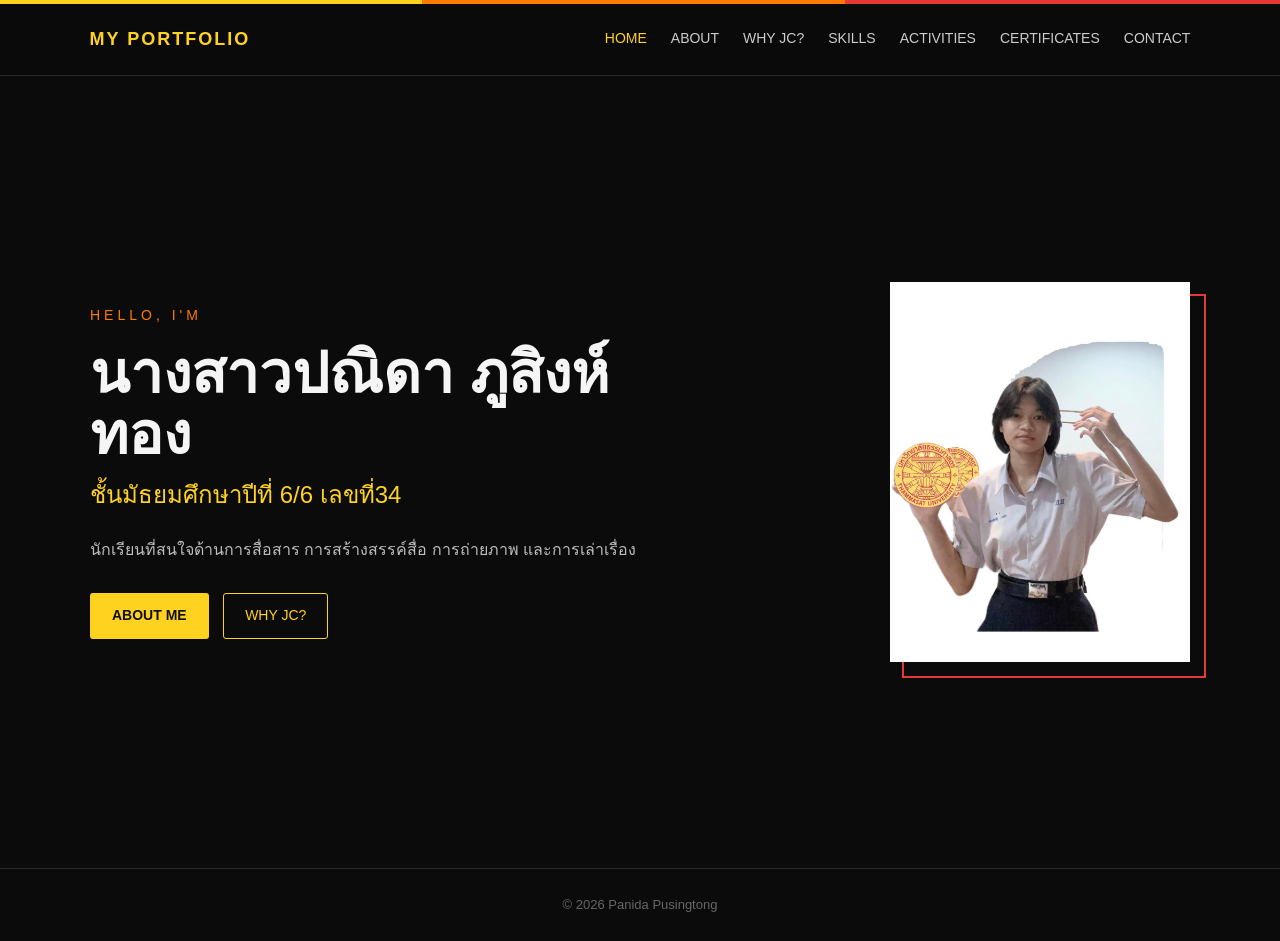
<file: index.html>
<!DOCTYPE html>
<html lang="th">

<head>

    <meta charset="UTF-8">

    <meta name="viewport"
          content="width=device-width, initial-scale=1.0">

    <title>My Portfolio | Home</title>

    <link rel="stylesheet" href="style.css">

</head>


<body>


<div class="color-line"></div>


<!-- NAVBAR -->

<nav class="navbar">

    <a href="index.html" class="logo">
        MY PORTFOLIO
    </a>

    <div class="nav-menu">

        <a href="index.html" class="active">
            HOME
        </a>

        <a href="about.html">
            ABOUT
        </a>

        <a href="why.html">
            WHY JC?
        </a>

        <a href="skills.html">
            SKILLS
        </a>

        <a href="activities.html">
            ACTIVITIES
        </a>
        
        <a href="certificates.html">
            CERTIFICATES
        </a>

        <a href="contact.html">
            CONTACT
        </a>

    </div>

</nav>



<!-- HOME -->

<main class="container">

<section class="home">


    <div class="home-text">

        <p class="home-small">
            HELLO, I'M
        </p>


        <h1>
            นางสาวปณิดา ภูสิงห์ทอง
        </h1>


        <h2>
            ชั้นมัธยมศึกษาปีที่ 6/6 เลขที่34
        </h2>


        <p class="home-description">

            นักเรียนที่สนใจด้านการสื่อสาร
            การสร้างสรรค์สื่อ
            การถ่ายภาพ
            และการเล่าเรื่อง

        </p>


        <a href="about.html" class="button">
            ABOUT ME
        </a>


        <a href="why.html" class="button-outline">
            WHY JC?
        </a>

    </div>



    <div class="home-image">

        <img
            src="images/profile.jpg"
            alt="it me"
        >

    </div>


</section>

</main>



<footer>

    © 2026 Panida Pusingtong

</footer>


</body>

</html>
</file>
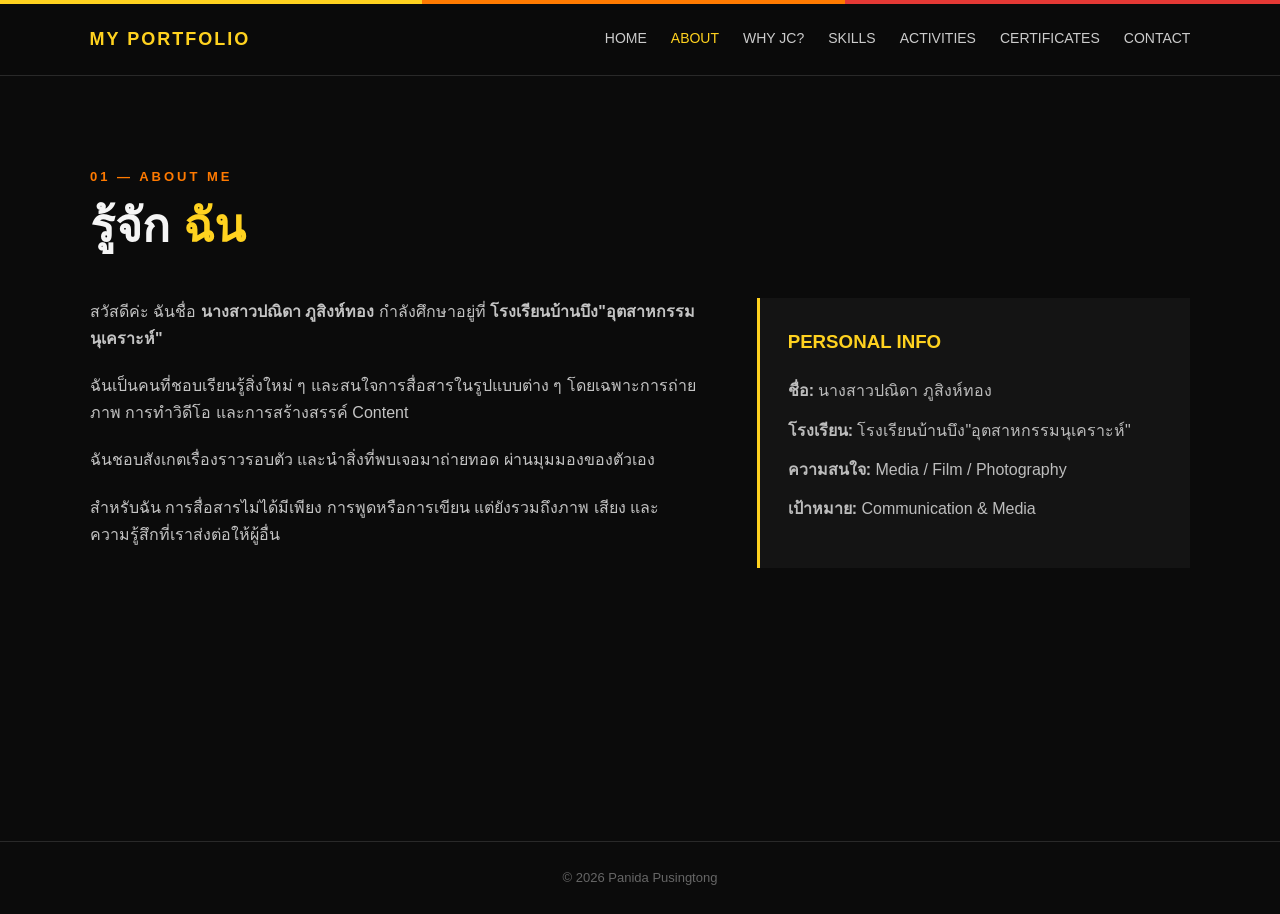
<file: about.html>
<!DOCTYPE html>
<html lang="th">

<head>

    <meta charset="UTF-8">

    <meta name="viewport"
          content="width=device-width, initial-scale=1.0">

    <title>About Me | My Portfolio</title>

    <link rel="stylesheet" href="style.css">

</head>


<body>


<div class="color-line"></div>


<nav class="navbar">

    <a href="index.html" class="logo">
        MY PORTFOLIO
    </a>

    <div class="nav-menu">

        <a href="index.html">
            HOME
        </a>

        <a href="about.html" class="active">
            ABOUT
        </a>

        <a href="why.html">
            WHY JC?
        </a>

        <a href="skills.html">
            SKILLS
        </a>

        <a href="activities.html">
            ACTIVITIES
        </a>
        
        <a href="certificates.html">
            CERTIFICATES
        </a>

        <a href="contact.html">
            CONTACT
        </a>

    </div>

</nav>



<main class="container">

<section class="page">


    <p class="section-label">
        01 — ABOUT ME
    </p>


    <h1 class="page-title">
        รู้จัก <span class="highlight">ฉัน</span>
    </h1>



    <div class="about-grid">


        <div class="about-text">

            <p>
                สวัสดีค่ะ
                ฉันชื่อ <strong>นางสาวปณิดา ภูสิงห์ทอง</strong>
                กำลังศึกษาอยู่ที่
                <strong> โรงเรียนบ้านบึง"อุตสาหกรรมนุเคราะห์"</strong>
            </p>


            <p>
                ฉันเป็นคนที่ชอบเรียนรู้สิ่งใหม่ ๆ
                และสนใจการสื่อสารในรูปแบบต่าง ๆ
                โดยเฉพาะการถ่ายภาพ
                การทำวิดีโอ
                และการสร้างสรรค์ Content
            </p>


            <p>
                ฉันชอบสังเกตเรื่องราวรอบตัว
                และนำสิ่งที่พบเจอมาถ่ายทอด
                ผ่านมุมมองของตัวเอง
            </p>


            <p>
                สำหรับฉัน การสื่อสารไม่ได้มีเพียง
                การพูดหรือการเขียน
                แต่ยังรวมถึงภาพ เสียง
                และความรู้สึกที่เราส่งต่อให้ผู้อื่น
            </p>

        </div>



        <div class="about-info">

            <h3>
                PERSONAL INFO
            </h3>


            <p>
                <strong>ชื่อ:</strong>
                นางสาวปณิดา ภูสิงห์ทอง
            </p>


            <p>
                <strong>โรงเรียน:</strong>
                โรงเรียนบ้านบึง"อุตสาหกรรมนุเคราะห์"
            </p>


            <p>
                <strong>ความสนใจ:</strong>
                Media / Film / Photography
            </p>


            <p>
                <strong>เป้าหมาย:</strong>
                Communication & Media
            </p>

        </div>


    </div>

</section>

</main>



<footer>

    © 2026 Panida Pusingtong

</footer>


</body>

</html>
</file>
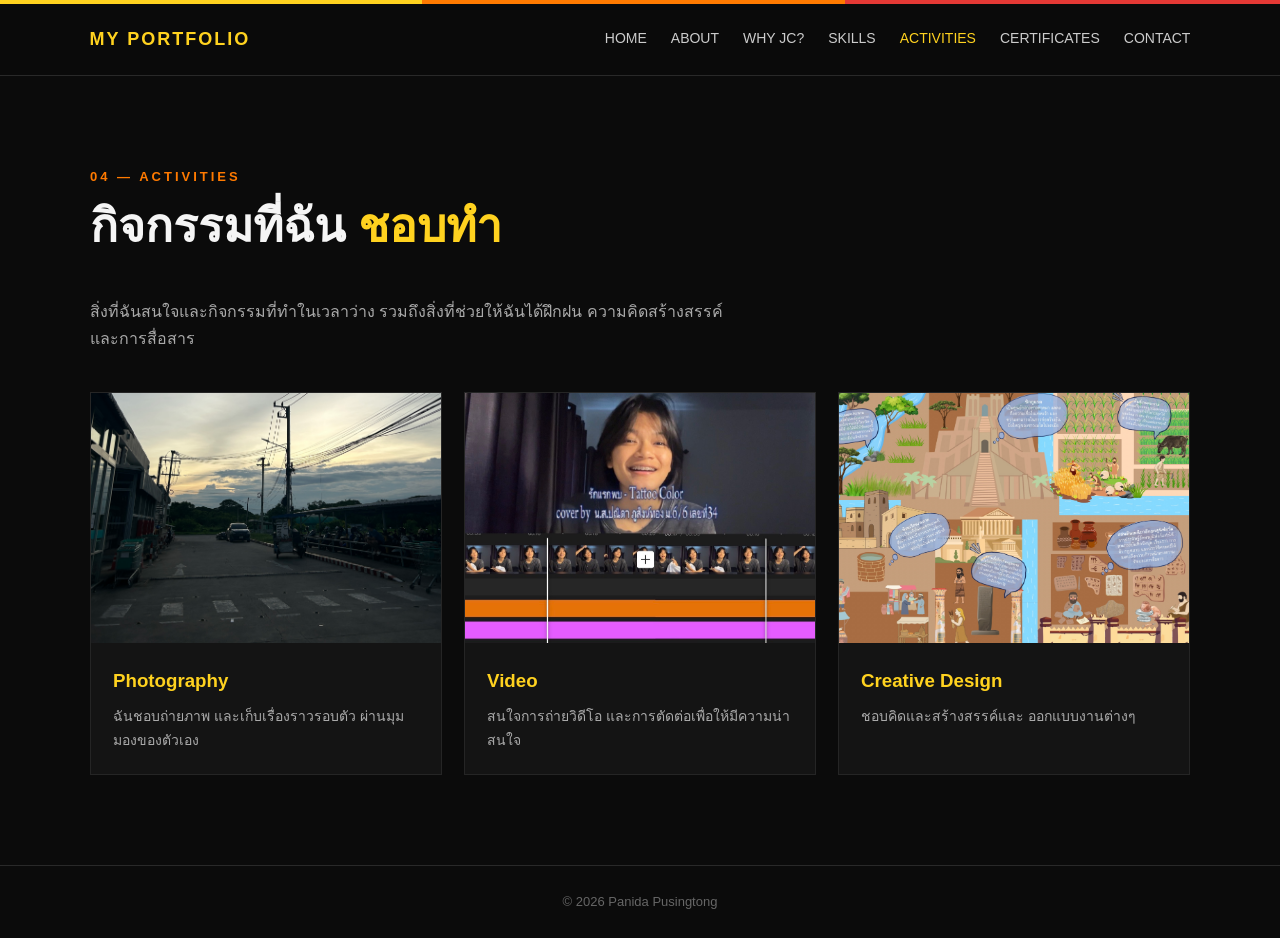
<file: activities.html>
<!DOCTYPE html>
<html lang="th">

<head>

    <meta charset="UTF-8">

    <meta name="viewport"
          content="width=device-width, initial-scale=1.0">

    <title>Activities | My Portfolio</title>

    <link rel="stylesheet" href="style.css">

</head>


<body>


<div class="color-line"></div>


<nav class="navbar">

    <a href="index.html" class="logo">
        MY PORTFOLIO
    </a>

    <div class="nav-menu">

        <a href="index.html">
            HOME
        </a>

        <a href="about.html">
            ABOUT
        </a>

        <a href="why.html">
            WHY JC?
        </a>

        <a href="skills.html">
            SKILLS
        </a>

        <a href="activities.html" class="active">
            ACTIVITIES
        </a>
        
        <a href="certificates.html">
            CERTIFICATES
        </a>
        
        <a href="contact.html">
            CONTACT
        </a>

    </div>

</nav>



<main class="container">

<section class="page">


    <p class="section-label">
        04 — ACTIVITIES
    </p>


    <h1 class="page-title">
        กิจกรรมที่ฉัน <span class="highlight">ชอบทำ</span>
    </h1>


    <p class="activity-intro">

        สิ่งที่ฉันสนใจและกิจกรรมที่ทำในเวลาว่าง
        รวมถึงสิ่งที่ช่วยให้ฉันได้ฝึกฝน
        ความคิดสร้างสรรค์และการสื่อสาร

    </p>



    <div class="activity-grid">


        <!-- ACTIVITY 1 -->

        <div class="activity-card">

            <img
                src="images/activity1.jpg"
                alt="กิจกรรมที่ 1"
            >

            <div class="activity-content">

                <h3>
                    Photography
                </h3>

                <p>
                    ฉันชอบถ่ายภาพ
                    และเก็บเรื่องราวรอบตัว
                    ผ่านมุมมองของตัวเอง
                </p>

            </div>

        </div>



        <!-- ACTIVITY 2 -->

        <div class="activity-card">

            <img
                src="images/activity2.jpg"
                alt="กิจกรรมที่ 2"
            >

            <div class="activity-content">

                <h3>
                    Video
                </h3>

                <p>
                    สนใจการถ่ายวิดีโอ
                    และการตัดต่อเพื่อให้มีความน่าสนใจ
                </p>

            </div>

        </div>



        <!-- ACTIVITY 3 -->

        <div class="activity-card">

            <img
                src="images/activity3.jpg"
                alt="กิจกรรมที่ 3"
            >

            <div class="activity-content">

                <h3>
                    Creative Design
                </h3>

                <p>
                    ชอบคิดและสร้างสรรค์และ
                    ออกแบบงานต่างๆ
                </p>

            </div>

        </div>


    </div>

</section>

</main>



<footer>

    © 2026 Panida Pusingtong

</footer>


</body>

</html>
</file>
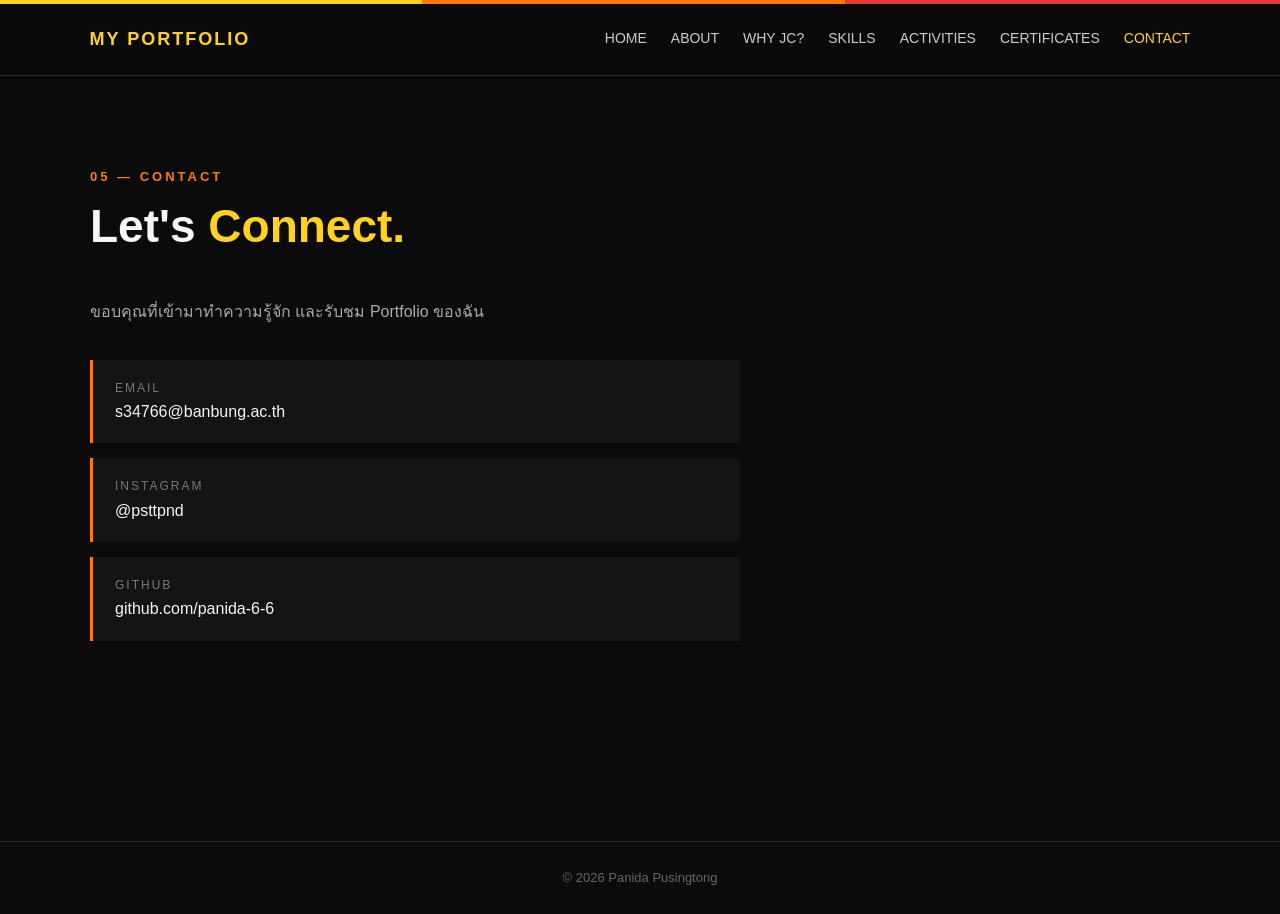
<file: contact.html>
<!DOCTYPE html>
<html lang="th">

<head>

    <meta charset="UTF-8">

    <meta name="viewport"
          content="width=device-width, initial-scale=1.0">

    <title>Contact | My Portfolio</title>

    <link rel="stylesheet" href="style.css">

</head>


<body>


<div class="color-line"></div>


<nav class="navbar">

    <a href="index.html" class="logo">
        MY PORTFOLIO
    </a>

    <div class="nav-menu">

        <a href="index.html">
            HOME
        </a>

        <a href="about.html">
            ABOUT
        </a>

        <a href="why.html">
            WHY JC?
        </a>

        <a href="skills.html">
            SKILLS
        </a>

        <a href="activities.html">
            ACTIVITIES
        </a>
        
       <a href="certificates.html">
            CERTIFICATES
        </a>
        
        <a href="contact.html" class="active">
            CONTACT
        </a>

    </div>

</nav>



<main class="container">

<section class="page">


    <p class="section-label">
        05 — CONTACT
    </p>


    <h1 class="page-title">

        Let's <span class="highlight">Connect.</span>

    </h1>



    <div class="contact-box">


        <p>

            ขอบคุณที่เข้ามาทำความรู้จัก
            และรับชม Portfolio ของฉัน

        </p>



        <div class="contact-list">


            <div class="contact-item">

                <span>
                    EMAIL
                </span>

                <a href="mailto:your@email.com">
                    s34766@banbung.ac.th
                </a>

            </div>



            <div class="contact-item">

                <span>
                    INSTAGRAM
                </span>

                <a href="https://instagram.com/yourusername"
                   target="_blank">

                    @psttpnd

                </a>

            </div>



            <div class="contact-item">

                <span>
                    GITHUB
                </span>

                <a href="https://github.com/yourusername"
                   target="_blank">

                    github.com/panida-6-6

                </a>

            </div>


        </div>

    </div>

</section>

</main>



<footer>

    © 2026 Panida Pusingtong

</footer>


</body>

</html>
</file>
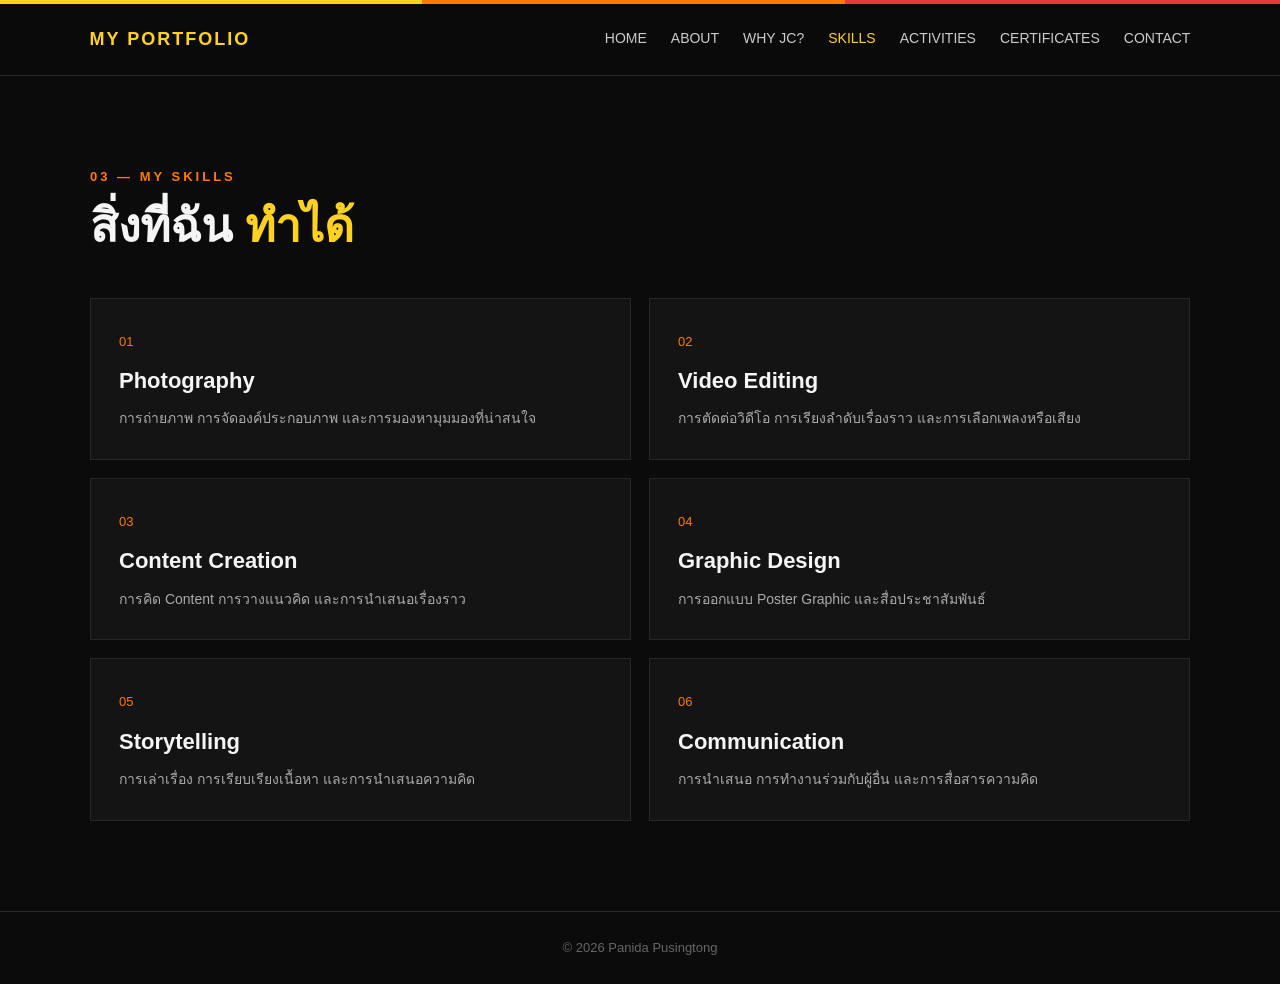
<file: skills.html>
<!DOCTYPE html>
<html lang="th">

<head>

    <meta charset="UTF-8">

    <meta name="viewport"
          content="width=device-width, initial-scale=1.0">

    <title>Skills | My Portfolio</title>

    <link rel="stylesheet" href="style.css">

</head>


<body>


<div class="color-line"></div>


<nav class="navbar">

    <a href="index.html" class="logo">
        MY PORTFOLIO
    </a>

    <div class="nav-menu">

        <a href="index.html">
            HOME
        </a>

        <a href="about.html">
            ABOUT
        </a>

        <a href="why.html">
            WHY JC?
        </a>

        <a href="skills.html" class="active">
            SKILLS
        </a>

        <a href="activities.html">
            ACTIVITIES
        </a>
        
       <a href="certificates.html">
            CERTIFICATES
        </a>
        
        <a href="contact.html">
            CONTACT
        </a>

    </div>

</nav>



<main class="container">

<section class="page">


    <p class="section-label">
        03 — MY SKILLS
    </p>


    <h1 class="page-title">
        สิ่งที่ฉัน <span class="highlight">ทำได้</span>
    </h1>



    <div class="skill-grid">


        <div class="skill-card">

            <span class="skill-number">
                01
            </span>

            <h3>
                Photography
            </h3>

            <p>
                การถ่ายภาพ
                การจัดองค์ประกอบภาพ
                และการมองหามุมมองที่น่าสนใจ
            </p>

        </div>



        <div class="skill-card">

            <span class="skill-number">
                02
            </span>

            <h3>
                Video Editing
            </h3>

            <p>
                การตัดต่อวิดีโอ
                การเรียงลำดับเรื่องราว
                และการเลือกเพลงหรือเสียง
            </p>

        </div>



        <div class="skill-card">

            <span class="skill-number">
                03
            </span>

            <h3>
                Content Creation
            </h3>

            <p>
                การคิด Content
                การวางแนวคิด
                และการนำเสนอเรื่องราว
            </p>

        </div>



        <div class="skill-card">

            <span class="skill-number">
                04
            </span>

            <h3>
                Graphic Design
            </h3>

            <p>
                การออกแบบ Poster
                Graphic และสื่อประชาสัมพันธ์
            </p>

        </div>



        <div class="skill-card">

            <span class="skill-number">
                05
            </span>

            <h3>
                Storytelling
            </h3>

            <p>
                การเล่าเรื่อง
                การเรียบเรียงเนื้อหา
                และการนำเสนอความคิด
            </p>

        </div>



        <div class="skill-card">

            <span class="skill-number">
                06
            </span>

            <h3>
                Communication
            </h3>

            <p>
                การนำเสนอ
                การทำงานร่วมกับผู้อื่น
                และการสื่อสารความคิด
            </p>

        </div>


    </div>

</section>

</main>



<footer>

    © 2026 Panida Pusingtong

</footer>


</body>

</html>
</file>
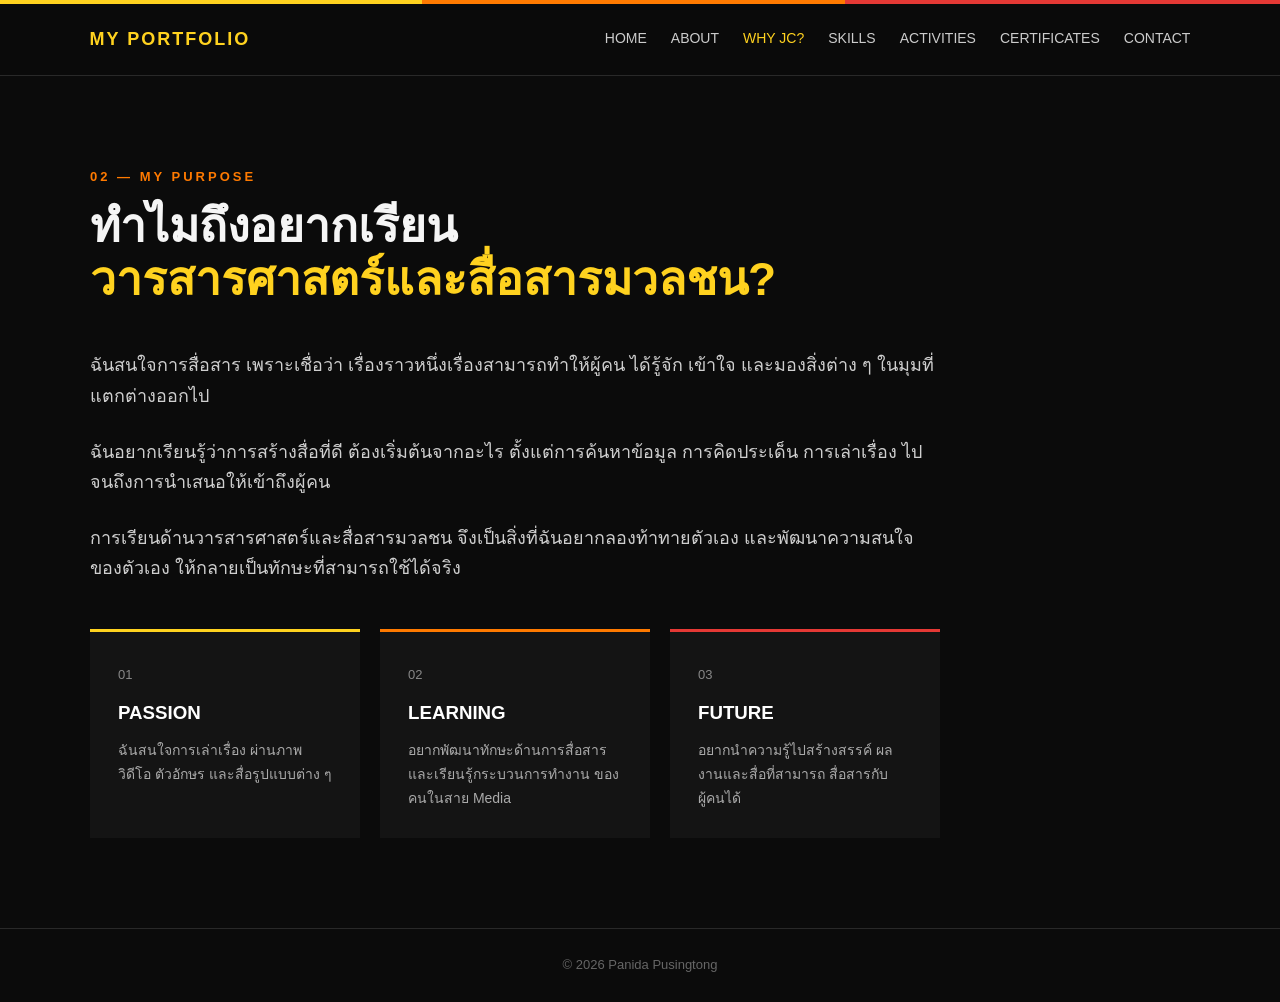
<file: why.html>
<!DOCTYPE html>
<html lang="th">

<head>

    <meta charset="UTF-8">

    <meta name="viewport"
          content="width=device-width, initial-scale=1.0">

    <title>Why JC? | My Portfolio</title>

    <link rel="stylesheet" href="style.css">

</head>


<body>


<div class="color-line"></div>


<nav class="navbar">

    <a href="index.html" class="logo">
        MY PORTFOLIO
    </a>

    <div class="nav-menu">

        <a href="index.html">
            HOME
        </a>

        <a href="about.html">
            ABOUT
        </a>

        <a href="why.html" class="active">
            WHY JC?
        </a>

        <a href="skills.html">
            SKILLS
        </a>

        <a href="activities.html">
            ACTIVITIES
        </a>
        
       <a href="certificates.html">
          CERTIFICATES
      </a>
        
        <a href="contact.html">
            CONTACT
        </a>

    </div>

</nav>



<main class="container">

<section class="page">


    <p class="section-label">
        02 — MY PURPOSE
    </p>


    <h1 class="page-title">

        ทำไมถึงอยากเรียน<br>

        <span class="highlight">
            วารสารศาสตร์และสื่อสารมวลชน?
        </span>

    </h1>



    <div class="why-box">


        <p>
            ฉันสนใจการสื่อสาร เพราะเชื่อว่า
            เรื่องราวหนึ่งเรื่องสามารถทำให้ผู้คน
            ได้รู้จัก เข้าใจ และมองสิ่งต่าง ๆ
            ในมุมที่แตกต่างออกไป
        </p>


        <p>
            ฉันอยากเรียนรู้ว่าการสร้างสื่อที่ดี
            ต้องเริ่มต้นจากอะไร
            ตั้งแต่การค้นหาข้อมูล
            การคิดประเด็น
            การเล่าเรื่อง
            ไปจนถึงการนำเสนอให้เข้าถึงผู้คน
        </p>


        <p>
            การเรียนด้านวารสารศาสตร์และสื่อสารมวลชน
            จึงเป็นสิ่งที่ฉันอยากลองท้าทายตัวเอง
            และพัฒนาความสนใจของตัวเอง
            ให้กลายเป็นทักษะที่สามารถใช้ได้จริง
        </p>



        <div class="reason-grid">


            <div class="reason">

                <span class="reason-number">
                    01
                </span>

                <h3>
                    PASSION
                </h3>

                <p>
                    ฉันสนใจการเล่าเรื่อง
                    ผ่านภาพ วิดีโอ ตัวอักษร
                    และสื่อรูปแบบต่าง ๆ
                </p>

            </div>



            <div class="reason">

                <span class="reason-number">
                    02
                </span>

                <h3>
                    LEARNING
                </h3>

                <p>
                    อยากพัฒนาทักษะด้านการสื่อสาร
                    และเรียนรู้กระบวนการทำงาน
                    ของคนในสาย Media
                </p>

            </div>



            <div class="reason">

                <span class="reason-number">
                    03
                </span>

                <h3>
                    FUTURE
                </h3>

                <p>
                    อยากนำความรู้ไปสร้างสรรค์
                    ผลงานและสื่อที่สามารถ
                    สื่อสารกับผู้คนได้
                </p>

            </div>


        </div>

    </div>

</section>

</main>



<footer>

    © 2026 Panida Pusingtong

</footer>


</body>

</html>
</file>
<file: style.css>
/* =========================
   BASIC
========================= */

* {
    margin: 0;
    padding: 0;
    box-sizing: border-box;
}

html {
    scroll-behavior: smooth;
}

body {
    font-family: Arial, "Noto Sans Thai", sans-serif;
    background: #0b0b0b;
    color: #f5f5f5;
    line-height: 1.7;
}

a {
    color: inherit;
    text-decoration: none;
}

img {
    max-width: 100%;
    display: block;
}


/* =========================
   COLORS
========================= */

:root {
    --black: #0b0b0b;
    --dark: #141414;
    --gray: #202020;
    --white: #f5f5f5;

    --yellow: #ffd21f;
    --orange: #ff7a00;
    --red: #e53935;
}


/* =========================
   NAVBAR
========================= */

.navbar {
    width: 100%;

    display: flex;
    justify-content: space-between;
    align-items: center;

    padding: 20px 7%;

    position: sticky;
    top: 0;
    z-index: 1000;

    background: rgba(11, 11, 11, 0.95);

    border-bottom: 1px solid #292929;
}

.logo {
    font-size: 18px;
    font-weight: bold;
    letter-spacing: 2px;
    color: var(--yellow);
}

.nav-menu {
    display: flex;
    gap: 24px;
}

.nav-menu a {
    font-size: 14px;
    color: #cccccc;

    transition: 0.3s;
}

.nav-menu a:hover,
.nav-menu a.active {
    color: var(--yellow);
}


/* =========================
   GENERAL
========================= */

.container {
    width: 86%;
    max-width: 1100px;
    margin: auto;
}

.page {
    min-height: 85vh;
    padding: 90px 0;
}

.section-label {
    color: var(--orange);

    font-size: 13px;

    letter-spacing: 3px;

    font-weight: bold;

    margin-bottom: 12px;
}

.page-title {
    font-size: 46px;

    line-height: 1.15;

    margin-bottom: 45px;
}

.highlight {
    color: var(--yellow);
}

.red {
    color: var(--red);
}

.orange {
    color: var(--orange);
}


/* =========================
   BUTTON
========================= */

.button {
    display: inline-block;

    padding: 11px 22px;

    background: var(--yellow);

    color: #111;

    font-size: 14px;

    font-weight: bold;

    border-radius: 3px;

    transition: 0.3s;
}

.button:hover {
    background: var(--orange);

    color: white;

    transform: translateY(-2px);
}

.button-outline {
    display: inline-block;

    padding: 10px 21px;

    border: 1px solid var(--yellow);

    color: var(--yellow);

    font-size: 14px;

    margin-left: 10px;

    border-radius: 3px;

    transition: 0.3s;
}

.button-outline:hover {
    background: var(--yellow);

    color: #111;
}


/* =========================
   HOME
========================= */

.home {
    min-height: 88vh;

    display: flex;

    align-items: center;

    justify-content: space-between;

    gap: 60px;
}

.home-text {
    max-width: 620px;
}

.home-small {
    color: var(--orange);

    font-size: 14px;

    letter-spacing: 4px;

    margin-bottom: 15px;
}

.home h1 {
    font-size: 58px;

    line-height: 1.05;

    margin-bottom: 10px;
}

.home h2 {
    font-size: 24px;

    font-weight: normal;

    color: var(--yellow);

    margin-bottom: 20px;
}

.home-description {
    color: #bdbdbd;

    max-width: 560px;

    margin-bottom: 30px;
}

.home-image {
    width: 300px;
    height: 380px;

    position: relative;
}

.home-image::before {
    content: "";

    position: absolute;

    width: 100%;
    height: 100%;

    border: 2px solid var(--red);

    top: 12px;
    left: 12px;

    z-index: 0;
}

.home-image img {
    width: 100%;
    height: 100%;

    object-fit: cover;

    position: relative;

    z-index: 1;
}


/* =========================
   ABOUT
========================= */

.about-grid {
    display: grid;

    grid-template-columns: 1.4fr 1fr;

    gap: 60px;
}

.about-text p {
    color: #c4c4c4;

    margin-bottom: 20px;
}

.about-info {
    background: var(--dark);

    border-left: 3px solid var(--yellow);

    padding: 28px;
}

.about-info h3 {
    color: var(--yellow);

    margin-bottom: 20px;
}

.about-info p {
    color: #bdbdbd;

    margin-bottom: 12px;
}


/* =========================
   WHY
========================= */

.why-box {
    max-width: 850px;
}

.why-box > p {
    color: #cfcfcf;

    font-size: 18px;

    margin-bottom: 25px;
}

.reason-grid {
    display: grid;

    grid-template-columns: repeat(3, 1fr);

    gap: 20px;

    margin-top: 45px;
}

.reason {
    background: var(--dark);

    padding: 28px;

    border-top: 3px solid var(--yellow);
}

.reason:nth-child(2) {
    border-color: var(--orange);
}

.reason:nth-child(3) {
    border-color: var(--red);
}

.reason-number {
    font-size: 13px;

    color: #888;
}

.reason h3 {
    margin: 10px 0;

    color: white;
}

.reason p {
    color: #aaa;

    font-size: 14px;
}


/* =========================
   SKILLS
========================= */

.skill-grid {
    display: grid;

    grid-template-columns: repeat(2, 1fr);

    gap: 18px;
}

.skill-card {
    background: var(--dark);

    padding: 28px;

    border: 1px solid #272727;

    transition: 0.3s;
}

.skill-card:hover {
    border-color: var(--yellow);

    transform: translateY(-4px);
}

.skill-number {
    color: var(--orange);

    font-size: 13px;
}

.skill-card h3 {
    font-size: 22px;

    margin: 8px 0;
}

.skill-card p {
    color: #aaa;

    font-size: 14px;
}


/* =========================
   ACTIVITIES
========================= */

.activity-intro {
    color: #aaa;

    max-width: 650px;

    margin-bottom: 40px;
}

.activity-grid {
    display: grid;

    grid-template-columns: repeat(3, 1fr);

    gap: 22px;
}

.activity-card {
    background: var(--dark);

    overflow: hidden;

    border: 1px solid #252525;
}

.activity-card img {
    width: 100%;

    height: 250px;

    object-fit: cover;
}

.activity-content {
    padding: 22px;
}

.activity-content h3 {
    margin-bottom: 8px;

    color: var(--yellow);
}

.activity-content p {
    color: #aaa;

    font-size: 14px;
}


/* =========================
   CONTACT
========================= */

.contact-box {
    max-width: 650px;
}

.contact-box > p {
    color: #aaa;

    margin-bottom: 35px;
}

.contact-list {
    display: grid;

    gap: 15px;
}

.contact-item {
    background: var(--dark);

    padding: 18px 22px;

    border-left: 3px solid var(--orange);
}

.contact-item span {
    display: block;

    color: #777;

    font-size: 12px;

    letter-spacing: 2px;
}

.contact-item a {
    color: var(--white);

    transition: 0.3s;
}

.contact-item a:hover {
    color: var(--yellow);
}


/* =========================
   FOOTER
========================= */

footer {
    padding: 25px 7%;

    text-align: center;

    border-top: 1px solid #292929;

    color: #666;

    font-size: 13px;
}


/* =========================
   COLOR LINE
========================= */

.color-line {
    width: 100%;
    height: 4px;

    background:
        linear-gradient(
            to right,
            var(--yellow) 0%,
            var(--yellow) 33%,
            var(--orange) 33%,
            var(--orange) 66%,
            var(--red) 66%,
            var(--red) 100%
        );
}


/* =========================
   MOBILE
========================= */

@media (max-width: 850px) {

    .navbar {
        flex-direction: column;

        gap: 15px;
    }

    .nav-menu {
        flex-wrap: wrap;

        justify-content: center;

        gap: 12px;
    }

    .home {
        flex-direction: column;

        text-align: center;

        padding-top: 60px;
    }

    .home h1 {
        font-size: 45px;
    }

    .home-image {
        width: 250px;

        height: 320px;
    }

    .about-grid {
        grid-template-columns: 1fr;
    }

    .reason-grid {
        grid-template-columns: 1fr;
    }

    .skill-grid {
        grid-template-columns: 1fr;
    }

    .activity-grid {
        grid-template-columns: 1fr;
    }

    .button-outline {
        margin-left: 0;

        margin-top: 10px;
    }

    .page-title {
        font-size: 38px;
    }
}
/* =========================
   CERTIFICATES
========================= */

.page-header {
    text-align: center;
    margin: 70px 0 45px;
}

.page-header h1 {
    font-size: 48px;
    margin: 10px 0;
}

.page-header p {
    font-size: 17px;
    line-height: 1.8;
}


/* Certificate Grid */

.certificate-grid {
    display: grid;
    grid-template-columns: repeat(3, 1fr);
    gap: 30px;
    margin-bottom: 80px;
}


/* Certificate Card */

.certificate-card {
    background: #ffffff;
    border: 1px solid #e5e5e5;
    border-radius: 14px;
    overflow: hidden;
    transition: 0.3s ease;
    box-shadow: 0 5px 20px rgba(0, 0, 0, 0.06);
}

.certificate-card:hover {
    transform: translateY(-6px);
    box-shadow: 0 10px 30px rgba(0, 0, 0, 0.12);
}


/* Certificate Image */

.certificate-card img {
    width: 100%;
    height: 230px;
    object-fit: contain;
    display: block;
    background: #f7f7f7;
    padding: 15px;
    box-sizing: border-box;
}


/* Text */

.certificate-info {
    padding: 18px 20px 22px;
}

.certificate-info h3 {
    margin: 0 0 7px;
    font-size: 19px;
}

.certificate-info p {
    margin: 0;
    font-size: 14px;
    opacity: 0.65;
}


/* Mobile */

@media (max-width: 900px) {

    .certificate-grid {
        grid-template-columns: repeat(2, 1fr);
    }

}


@media (max-width: 600px) {

    .certificate-grid {
        grid-template-columns: 1fr;
    }

    .page-header h1 {
        font-size: 36px;
    }
</style>
   /* FIX CERTIFICATE TEXT */

.certificate-card .certificate-info {
    background: #ffffff !important;
}

.certificate-card .certificate-info h2 {
    color: #222222 !important;
    opacity: 1 !important;
    -webkit-text-fill-color: #222222 !important;
    font-weight: 700 !important;
}

.certificate-card .certificate-info .date {
    color: #777777 !important;
    opacity: 1 !important;
    -webkit-text-fill-color: #777777 !important;
}

.certificate-card .certificate-info p {
    color: #555555 !important;
    opacity: 1 !important;
    -webkit-text-fill-color: #555555 !important;
}
</file>
